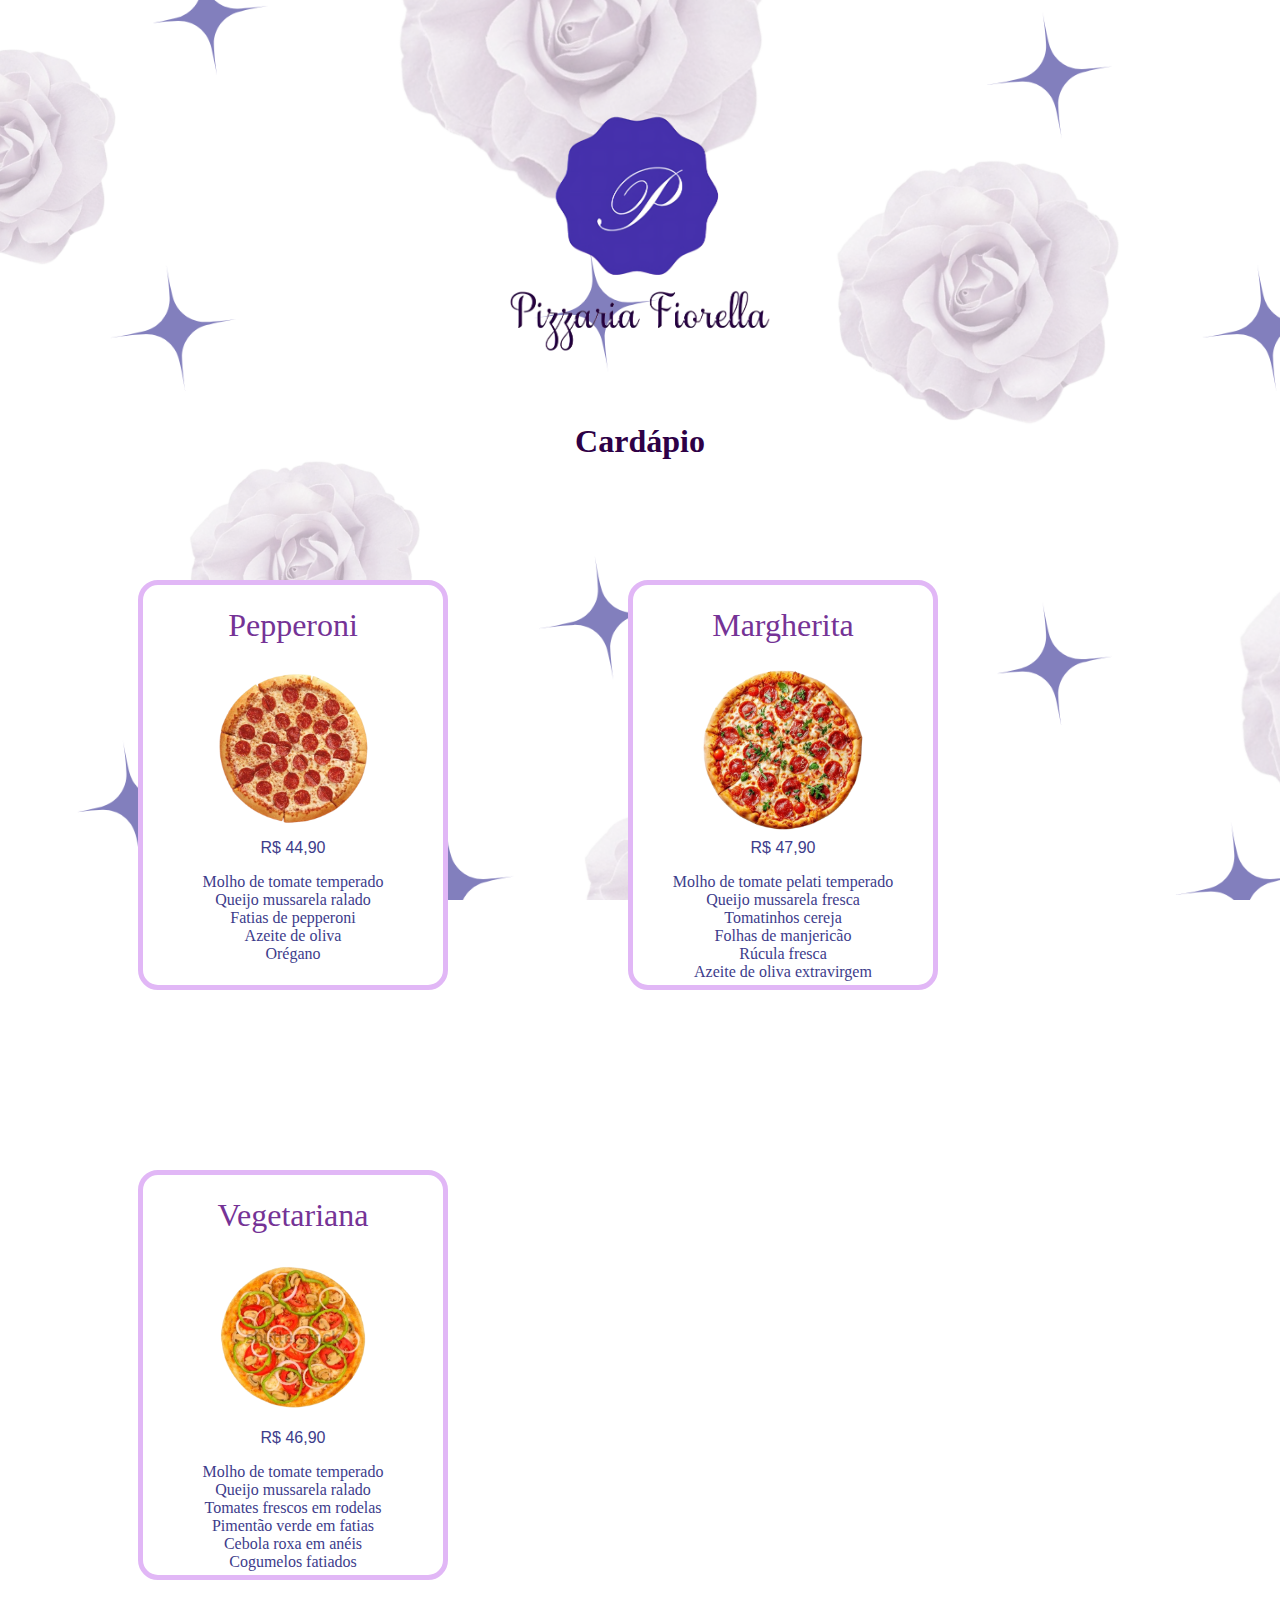
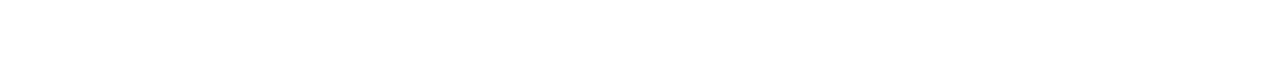
<file: index.html>
<!DOCTYPE html>
<html lang="en">
<head>
    <meta charset="UTF-8">
    <meta name="viewport" content="width=device-width, initial-scale=1.0">
    <title> Pizzaria Fiorella </title>
    <link rel="stylesheet" href="estilo3.css">
</head>
<body>

<div id="cabecalho">
    <img src="Logo Fiorella.png" width="400" height="350">
    <h1> Cardápio </h1>
</div>

<div class="retangulo" align="center">
  <h1> Pepperoni </h1>
<img src="Pepperoni.png" width="170" height="170"><br>
R$ 44,90
 <dl>
    <dt>Molho de tomate temperado </dt>
    <dt>Queijo mussarela ralado </dt>
    <dt>Fatias de pepperoni </dt>
    <dt>Azeite de oliva </dt>
    <dt>Orégano </dt>
 </dl>
</div>

<div class="retangulo" align="center">
   <h1> Margherita </h1>
<img src="Margherita.png" width="170" height="170"><br>
R$ 47,90
<dl>
   <dt>Molho de tomate pelati temperado</dt>
   <dt>Queijo mussarela fresca</dt>
   <dt>Tomatinhos cereja</dt>
   <dt>Folhas de manjericão</dt>
   <dt>Rúcula fresca</dt>
   <dt>Azeite de oliva extravirgem</dt>
</dl>
</div>

<div class="retangulo">
    <h1> Vegetariana </h1>
<img src="Vegetariana.png" width="170" height="170"><br>
R$ 46,90
<dl>
   <dt>Molho de tomate temperado</dt>
   <dt>Queijo mussarela ralado</dt>
   <dt>Tomates frescos em rodelas</dt>
   <dt>Pimentão verde em fatias</dt>
   <dt>Cebola roxa em anéis</dt>
   <dt>Cogumelos fatiados</dt>
</dl>
</div>
</body>
</html>
</file>
<file: estilo3.css>
body {
  font-family: "Quicksand", sans-serif;
  font-optical-sizing: auto;
  font-weight: 300;
  font-style: normal;
  padding: 40px;
  text-align: center;
  }
  
  #cabecalho{
    margin-bottom: 30px;
    color: #2e0046;
    font-family: "Prata", serif;
    font-weight: 400;
    font-style: normal;
  }

  .retangulo h1{
   font-family: "Prata", serif;
   font-weight: 400;
   font-style: normal;
   color: #753396;
  }

  .retangulo dl{
    font-family: "Prata", serif;
   font-weight: 400;
   font-style: normal;
   color: #3d3c8b;
  }
  
 .retangulo{
  width: 300px;
  height: 400px;
  margin: 90px;
  float: left;
  border-radius: 20px;
  border: 5px solid #E1B7F6;
  transition: transform 0.5s ease, border-color 0.5s ease;
  color: #3d3c8b;
  background-color: #ffffff;
 }
 
 .retangulo:hover{
  transform: scale(1.07);
  border-color: #c85aff;
 }

.flower-background {
  position: fixed;
  top: 0;
  left: 0;
  width: 100%;
  height: 100%;
  z-index: -1; 
  pointer-events: none; 
  overflow: hidden;
}

.flower {
  position: absolute;
  width: 120px;
  opacity: 0.50;
  filter: blur(0.5px);
}

body{
  background-image: url(Fundo.png);
  background-size: cover;
  background-attachment: fixed;
  background-position: center;
  background-repeat: no-repeat; 
}
</file>
